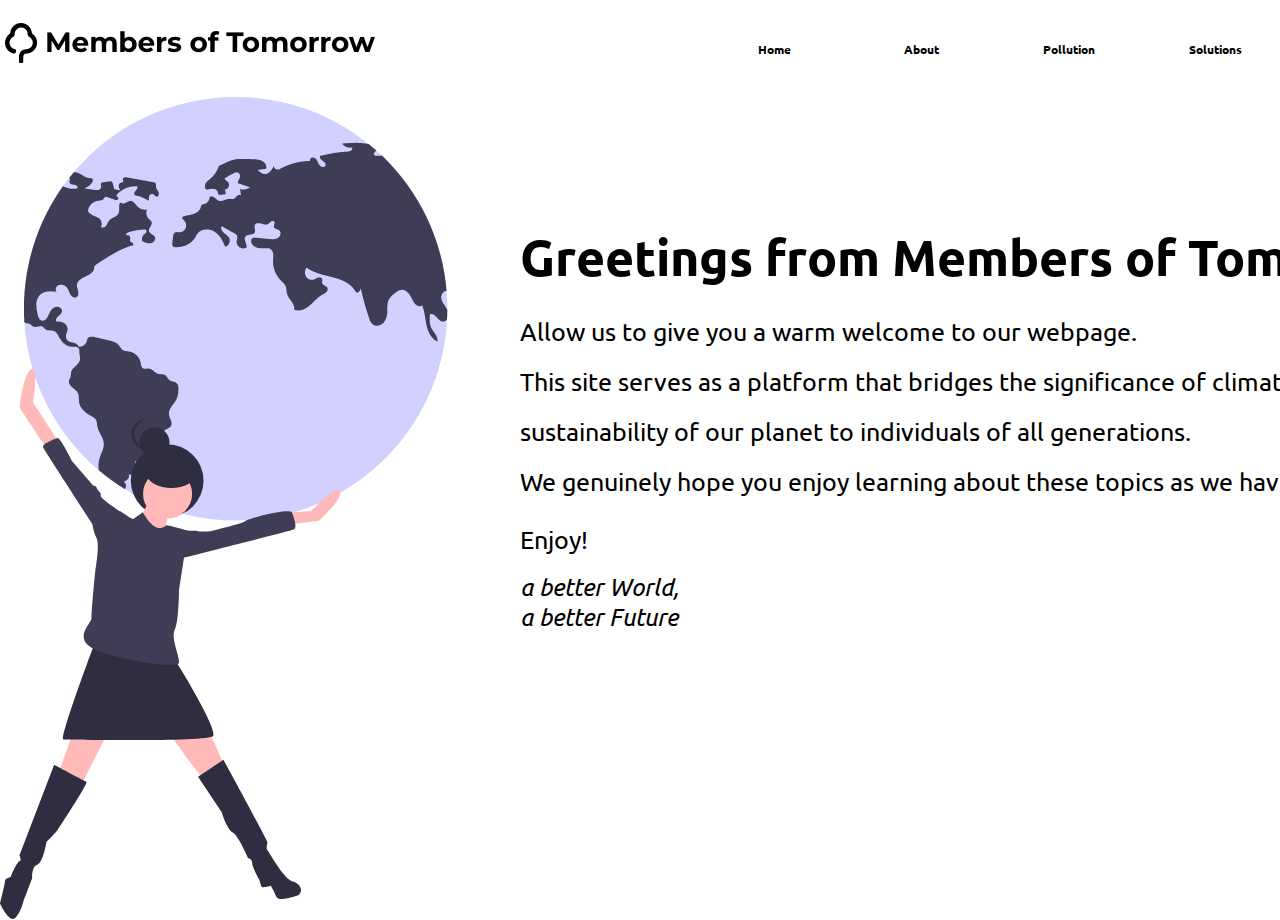
<file: MembersOfTomorrow_site/index.html>
﻿

<!DOCTYPE html PUBLIC "-//W3C//DTD XHTML 1.0 Transitional//EN" "http://www.w3.org/TR/xhtml1/DTD/xhtml1-transitional.dtd">
<html xmlns="http://www.w3.org/1999/xhtml">


<head>
    <meta http-equiv="Content-Type" content="text/html; charset=utf-8" />
    <title>Home - Members of Tomorrow</title>
    <link rel="stylesheet" href="style.css" />
    <link href="https://fonts.googleapis.com/css2?family=Ubuntu&display=swap" rel="stylesheet" />
</head>


<body>
    <div class="wholepage">
        <div class="bar">
            <div class="logo">
                <img src="pictures/logo.png" />
            </div>

            <div class="menu">
                <ul>
                    <li> <a href="home.html">Home</a> </li>
                    <li> <a href="about.html">About</a>
                    </li>
                    <li>
                        <a href="airPollution.html">Pollution</a>
                        <ul>
                            <li> <a href="airPollution.html">Air Pollution</a> </li>
                            <li> <a href="landPollution.html">Land Pollution</a> </li>
                            <li> <a href="marinePollution.html">Marine Pollution</a> </li>
                        </ul>
                    </li>
                    <li> <a href="solutions.html">Solutions</a> </li>
                    <li> <a href="significance.html">Significance</a> </li>
                </ul>
            </div>
            <div class="nasa">
                <a href="https://www.nasa.gov/">
                    <img src="pictures/nasa.png" />
                </a>
            </div>
        </div>



        <div style="width: 1500px; height: 710px; float: left; margin-top: 97px; margin-bottom: 20px; background-color: #fff; border-radius: 4px;">
            <div style="width: 480px; height: 480px; float: left; background-color: #fff; margin-top: 0px;"><img src="pictures/home.png" /></div>
            <div style="width: 980px; height: 710px;  float: left; background-color: #fff; margin-left: 20px; padding-top: 110px; padding-left: 20px;">
                <p class="title1"> Greetings from Members of Tomorrow! </p><p>
                </p>

                <p class="font1"> Allow us to give you a warm welcome to our webpage.</p>
                <p class="font1"> This site serves as a platform that bridges the significance of climate change and sustainability of our planet to individuals of all generations.</p>
                <p class="font1"> We genuinely hope you enjoy learning about these topics as we have enjoyed it as well.</p>


                <p class="font1" style=" line-height: 65px;"> Enjoy!</p>


                <p style="font: italic 24px Ubuntu; font-weight: lighter;"> a better World,</p>
                <p style="font: italic 24px Ubuntu; font-weight: lighter;"> a better Future</p>

            </div>
        </div>
    </div>
</body>
</html>
</file>
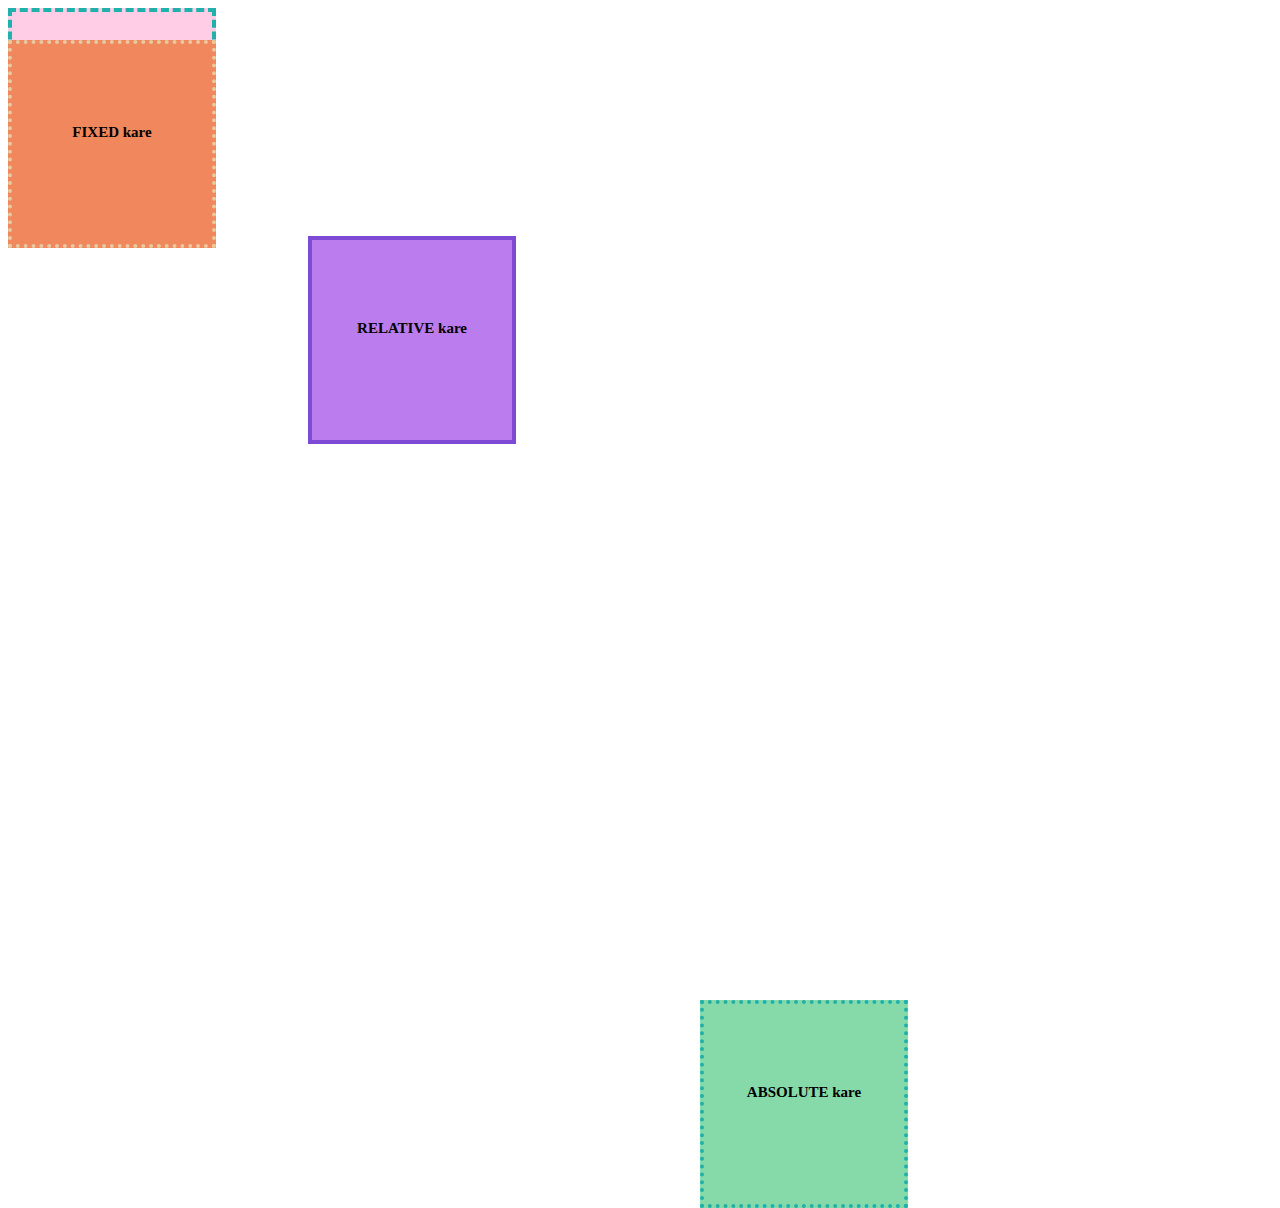
<file: css1.html>
<!DOCTYPE html>
<html>
<head>
	<title>Squares</title>
</head>


<body>
	<div style=" width: 200px; height: 120px; background-color:rgb(255, 205, 230); border:4px dashed lightseagreen; text-align: center; font:bold 15px Ubuntu; padding-top: 80px; 
position: static ">STATIC kare</div>
	<div style=" width: 200px; height: 120px; background-color:rgb(187, 124, 238); border:4px solid rgb(126, 73, 211); text-align: center; font:bold 15px Ubuntu; padding-top: 80px; 
position: relative; top:20px; left:300px ">RELATIVE kare</div>
	<div style=" width: 200px; height: 120px; background-color:rgb(134, 218, 169); border:4px dotted lightseagreen; text-align: center; font:bold 15px Ubuntu; padding-top: 80px; 
position: absolute; top: 1000px; left: 700px; margin-bottom: 200px ">ABSOLUTE kare</div>
	<div style=" width: 200px; height: 120px; background-color:rgb(241, 135, 92); border:4px dotted rgb(229, 202, 160); text-align: center; font:bold 15px Ubuntu; padding-top: 80px; 
position: fixed; top:40px ">FIXED kare</div>

</body>
</html>
</file>
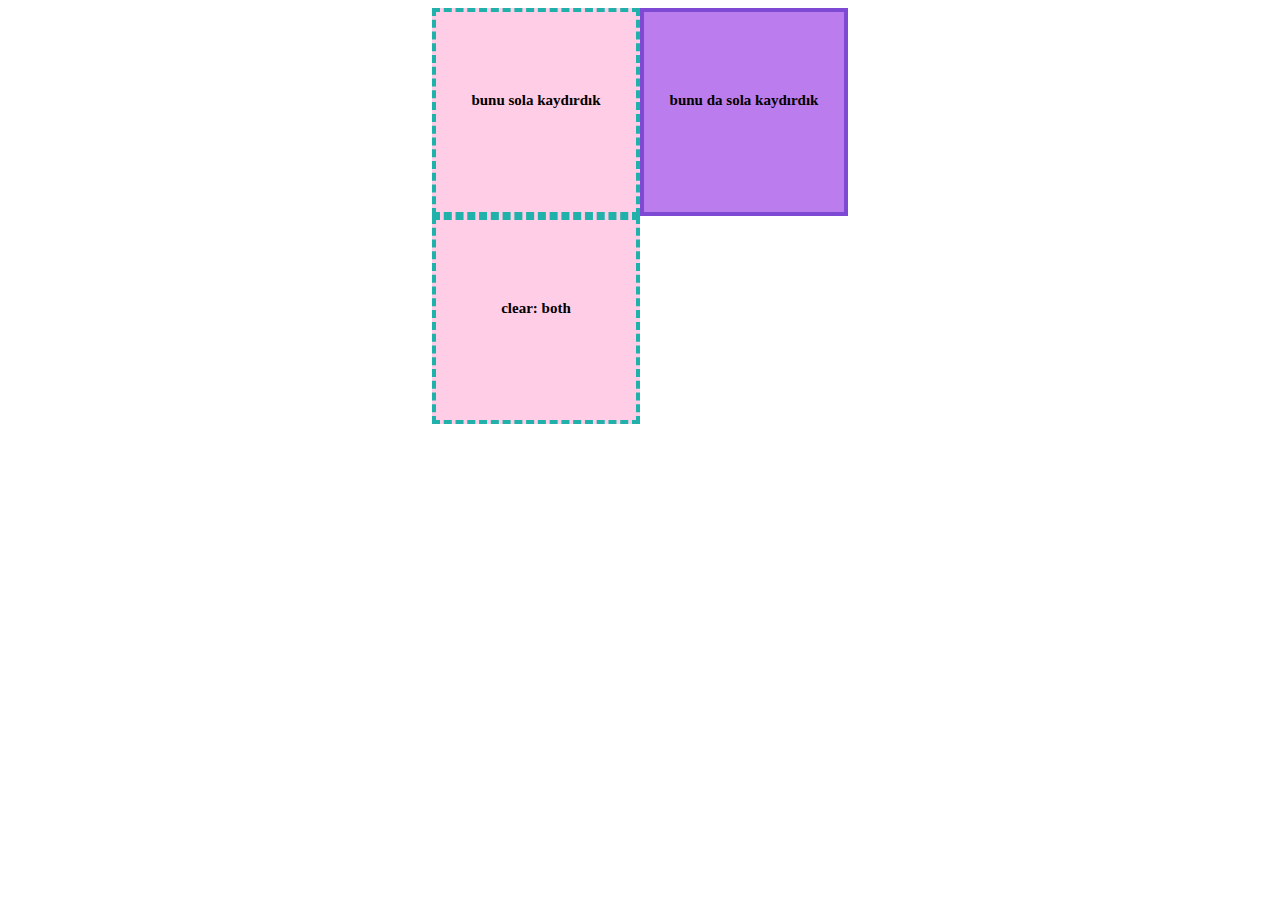
<file: css_float.html>
<!DOCTYPE html>
<html>
    <head>
        <title>
            CSS Deneme
        </title>
    </head>
    <body>
        <div style=" width: 416px; height: 416px; margin: 0 auto">
            <div style=" width: 200px; height: 120px; background-color:rgb(255, 205, 230); border:4px dashed lightseagreen; text-align: center; font:bold 15px Ubuntu; padding-top: 80px; 
position: static; float: left ">bunu sola kaydırdık</div>
            <div style=" width: 200px; height: 120px; background-color:rgb(187, 124, 238); border:4px solid rgb(126, 73, 211); text-align: center; font:bold 15px Ubuntu; padding-top: 80px; 
position: relative; float:left ">bunu da sola kaydırdık</div>
         <div style=" width: 200px; height: 120px; background-color:rgb(255, 205, 230); border:4px dashed lightseagreen; text-align: center; font:bold 15px Ubuntu; padding-top: 80px; 
position: static; clear: both;">clear: both</div>
        </div>
    </body>
</html>
</file>
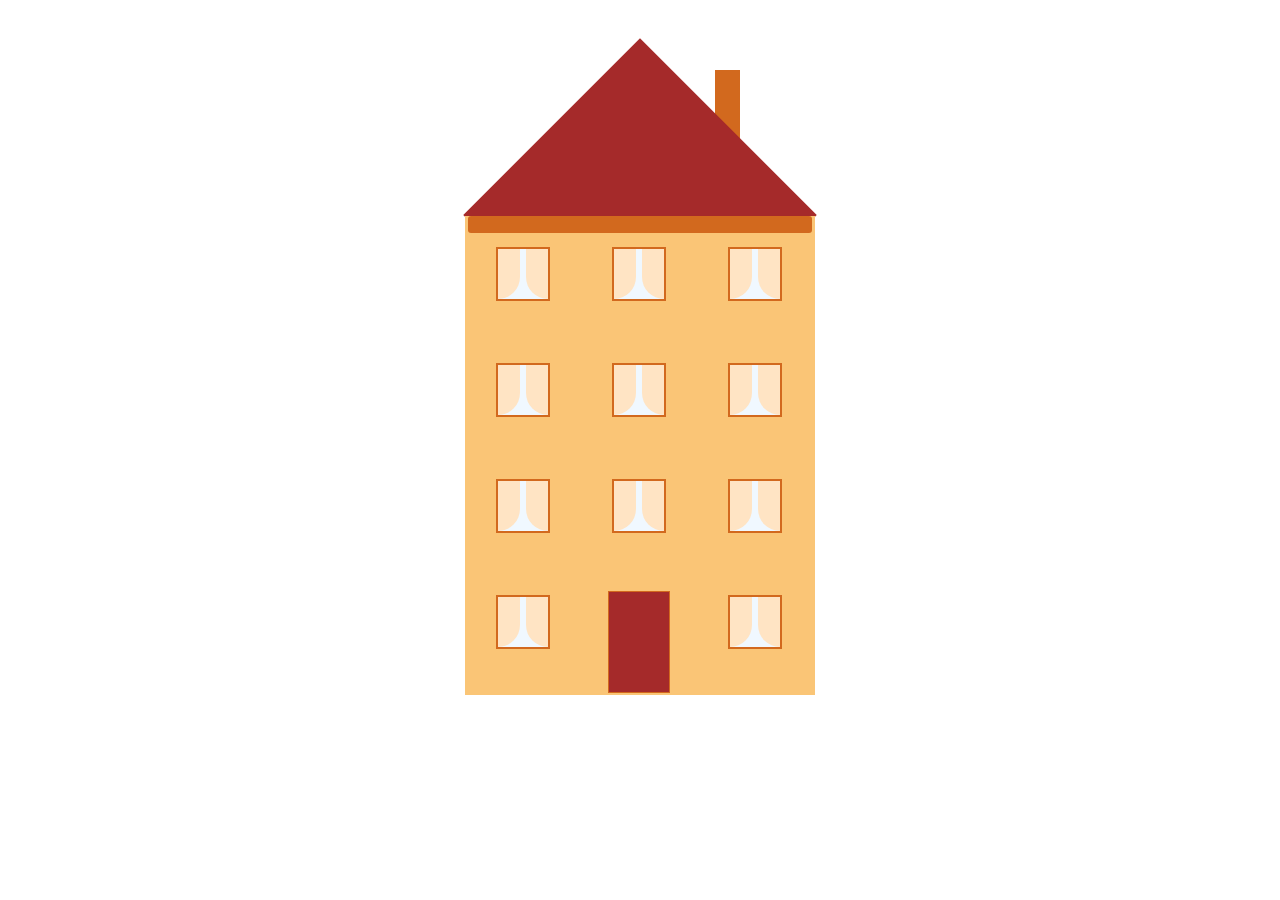
<file: cssApartman.html>
<!DOCTYPE html>
<html>
<head>
    <title>
        Leyla'nın Evi
    </title>
    <style type="text/css">
        .buyukKutu{width: 350px; height: 600px; margin: 70px auto; z-index: 1; position: relative;}
        .bina{width: 350px; height: 479px; background-color: rgb(250, 197, 118); margin-top: -124px; position: relative; z-index: 4; }
        .pencere{width: 50px; height: 50px; background-color: aliceblue; border: 2px solid chocolate; position: relative; z-index:5; float: left; margin: 31px;}
        .cati{ width: 250px; height: 250px; background-color: brown; transform: rotate(45deg); margin: -50px 0 0 50px; z-index: 3; position: relative;}
        .baca{ width: 25px; height: 70px; background-color: chocolate; margin: 0 0 0 250px; z-index: 2; position: relative;}
        .solPerde{width: 22px; height: 50px; background-color: bisque; border: 1px chocolate; position: relative; z-index: 6; float: left; border-radius:  0 0 22px 0;}
        .sagPerde{width: 22px; height: 50px; background-color: bisque; border: 1px chocolate; position: relative; z-index: 6; float: right; border-radius:  0 0 0 22px;}
        .kapi{width: 60px; height: 100px; background-color: brown; border: 1px solid chocolate; position: relative; z-index:5; float: left; margin: 27px 27px 0 27px;}
        .tabela{width:344px; height: 17px; background-color: chocolate; position: relative; z-index: 6; border-radius: 3px; margin-left: 3px;}
    </style>
</head>

<body>
    <div class="buyukKutu">
        <div class="baca"></div>
        <div class="cati"></div>
        <div class="bina">
            <div class="pencere">
                <div class="solPerde"></div><div class="sagPerde"></div>
            </div>
            <div class="pencere">
                <div class="solPerde"></div><div class="sagPerde"></div>
            </div>
            <div class="pencere">
                <div class="solPerde"></div><div class="sagPerde"></div>
            </div>
            <div class="pencere">
                <div class="solPerde"></div><div class="sagPerde"></div>
            </div>
            <div class="pencere">
                <div class="solPerde"></div><div class="sagPerde"></div>
            </div>
            <div class="pencere">
                <div class="solPerde"></div><div class="sagPerde"></div>
            </div>
            <div class="pencere">
                <div class="solPerde"></div><div class="sagPerde"></div>
            </div>
            <div class="pencere">
                <div class="solPerde"></div><div class="sagPerde"></div>
            </div>
            <div class="pencere">
                <div class="solPerde"></div><div class="sagPerde"></div>
            </div>
            <div class="pencere">
                <div class="solPerde"></div><div class="sagPerde"></div>
            </div>
            <div class="tabela">
            </div>
            <div class="kapi">
            </div>
            <div class="pencere">
                <div class="solPerde"></div><div class="sagPerde"></div>
            </div>
        </div>
    </div>
</body>
</html>
</file>
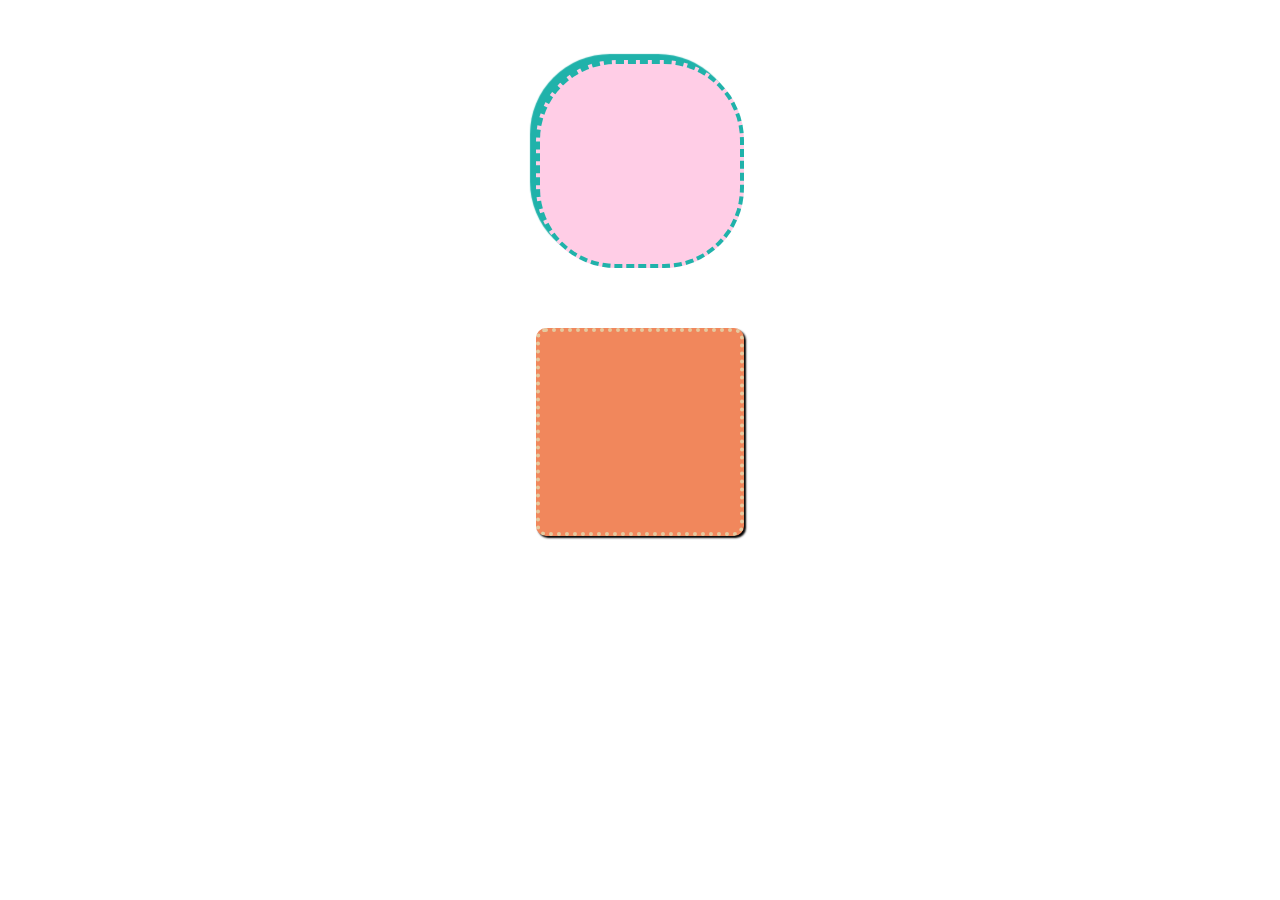
<file: cssShadowEtc.html>
<!DOCTYPE html
><html>
<head>
    <title>Gölge, Köşeler</title>
</head>
    <body>
        <div style=" width: 200px; height: 200px; background-color:rgb(255, 205, 230); border:4px dashed lightseagreen; margin: 60px auto; border-radius: 80px;
position: static; box-shadow: -6px -6px 1px lightseagreen"></div> 
        <div style=" width: 200px; height: 200px; background-color:rgb(241, 135, 92); border:4px dotted rgb(229, 202, 160); margin: 40px auto; border-radius: 10px;
position: relative; box-shadow: 2px 2px 2px black"></div> 
    </div>
    </body>
</html>
</file>
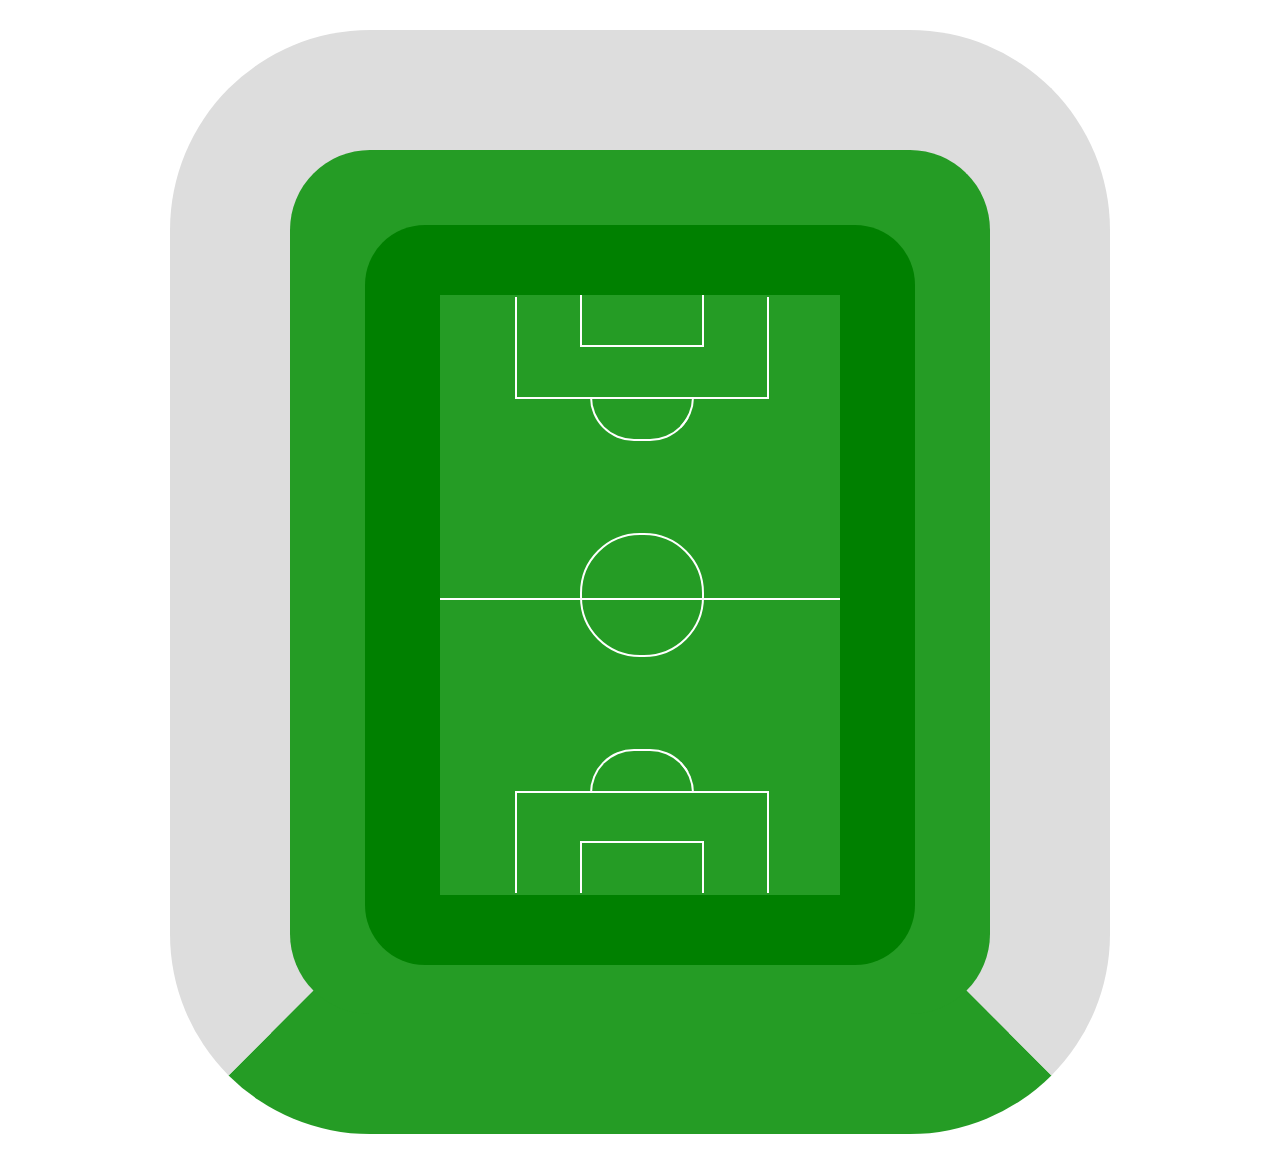
<file: cssStadyum.html>
<html>
    <head>
        <title>Stadyum</title>
        <style type=text/css>
            .cevre{width: 700px; height: 864px; margin:30px auto; border-left: 120px solid #ddd; border-right: 120px solid #ddd; border-top: 120px solid #ddd; 
                border-bottom: 120px solid rgb(37, 156, 37); border-radius: 200px; background-color: rgb(37, 156, 37); position: relative; z-index: 1;}
            .sahaKenari{width:550px; height: 670px; background-color: green; position:relative; z-index: 2; border-radius: 60px; margin: 75px 75px; padding-top: 70px;}
            .icSaha{width: 400px; height: 600px; background-color: rgb(37, 156, 37); position: relative; z-index: 3; margin-left: 75px;}


            .ustKareBir{width:120px; height:50px; position: relative; z-index: 6;  background-color: rgb(37, 156, 37);
                border-bottom:2px solid white; border-left:2px solid white; border-right:2px solid white; margin-left: 140px}

            .ustKareIki{width: 250px; height: 100px; position: relative; z-index: 5;  background-color: rgb(37, 156, 37);
                border-bottom:2px solid white; border-left:2px solid white; border-right:2px solid white; margin-left: 75px; margin-top: -50px}

            .ustKareUc{width: 100px; height: 40px; position: relative; z-index: 4; border-radius: 0 0 55px 55px;  background-color: rgb(37, 156, 37);
                border:2px solid white; margin-left: 150px; margin-top: -2px}


            .ortaYuvarlak{width: 120px; height: 120px; position: relative; z-index: 4; border-radius: 60px;  background-color: rgb(37, 156, 37);
                border:2px solid white; margin-left: 140px; margin-top: 92px}

            .ortaCizgi{width: 400px; height: 2px; position: relative; z-index: 5; background-color: white; margin-top: -59px}


            .altKareBir{width:120px; height:50px; position: relative; z-index: 6;  background-color: rgb(37, 156, 37);
                border-top:2px solid white; border-left:2px solid white; border-right:2px solid white; margin-left: 140px; margin-top: -52px}

            .altKareIki{width: 250px; height: 100px; position: relative; z-index: 5;  background-color: rgb(37, 156, 37);
                border-top:2px solid white; border-left:2px solid white; border-right:2px solid white; margin-left: 75px; margin-top: -2px}

            .altKareUc{width: 100px; height: 40px; position: relative; z-index: 4; border-radius: 55px 55px 0 0;  background-color: rgb(37, 156, 37);
                border:2px solid white; margin-left: 150px; margin-top: 149px}
        </style>
    </head>


    <body>
        <div class="cevre">
            <div class="sahaKenari">
                <div class="icSaha">
                    <div class="ustKareBir"></div>
                    <div class="ustKareIki"></div>
                    <div class="ustKareUc"></div>
                    <div class="ortaYuvarlak"></div>
                    <div class="ortaCizgi"></div>
                    <div class="altKareUc"></div>
                    <div class="altKareIki"></div>
                    <div class="altKareBir"></div>
                </div>
            </div>
        </div>
    </body>
</html>
</file>
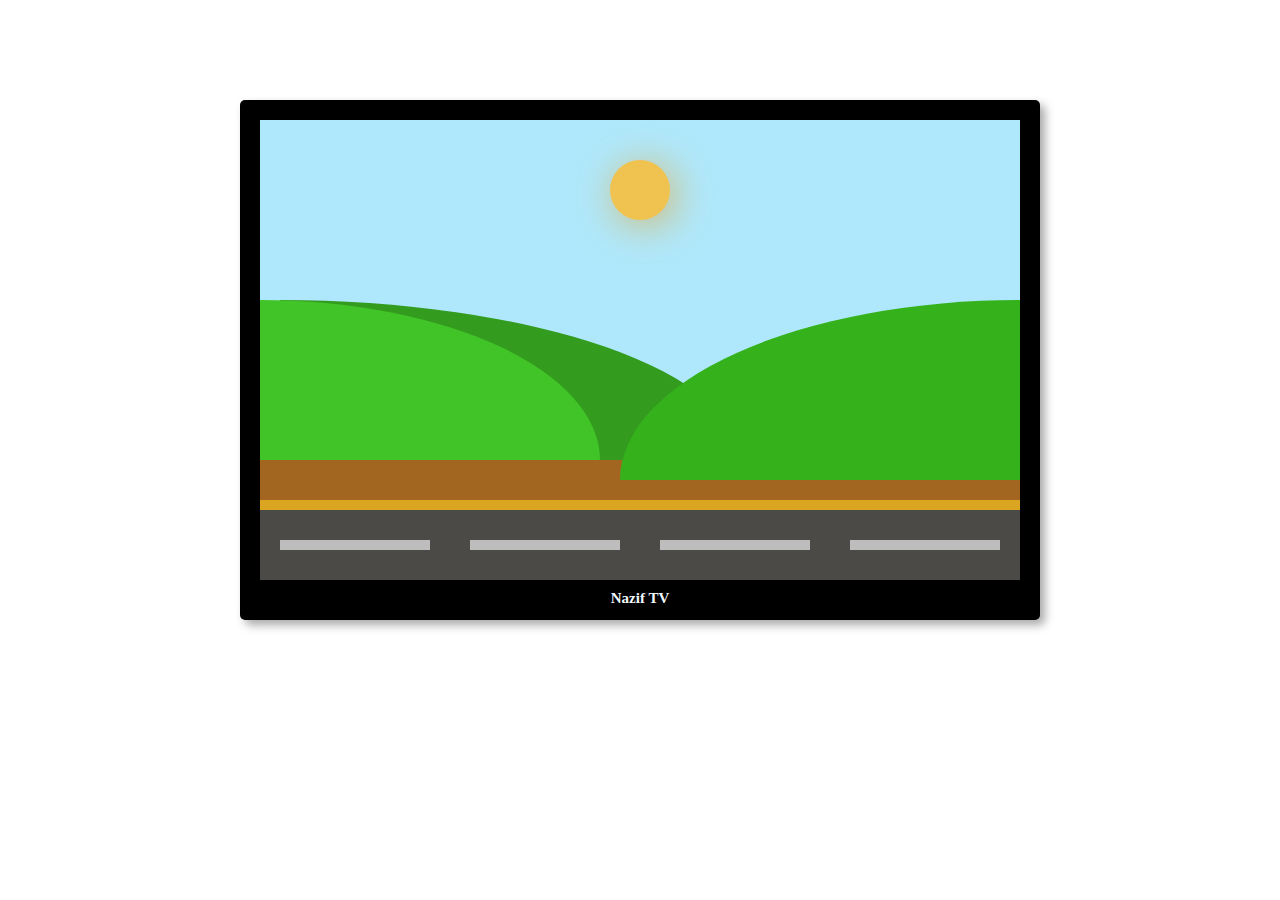
<file: cssTv.html>
<html>
    <head>
        <title>Televizyon</title>
        <style type="text/css">
            .tv{width: 760px; height: 470px; background-color: black; border-radius: 5px; margin: 100px auto; position: relative; z-index: 1; 
                padding: 20px 20px 30px 20px; color: aliceblue; font: bold 15px Ubuntu, Medium; text-align: center; box-shadow: 5px 5px 10px darkgrey;}

            .ekran{width: 760px; height: 420px; background-color: rgb(175, 232, 252); position: relative; z-index: 2; margin-bottom: 10px; padding-top: 40px;}

            .gunes{width: 60px; height: 60px; border-radius: 30px; background-color: rgb(240, 195, 81); box-shadow: 5px 5px 40px rgb(214, 183, 105);
                margin: 0 auto; position: relative; z-index: 3; }

            .tepe1{height: 160px; width: 460px; border-top-right-radius: 100%; background-color: rgb(51, 155, 30); position: relative; z-index: 3; 
                margin-top: 80px; margin-left: 20px; float: left;}
            
            .tepe2{width: 340px; height: 160px;  border-top-right-radius: 160%; background-color: rgb(65, 196, 39); position: relative; z-index: 4; 
                margin-top: -160px; float: left;}

            .tepe3{width: 400px; height: 180px;  border-top-left-radius: 160%; background-color: rgb(52, 177, 27); position: relative; z-index: 4; 
                margin-top: -160px; margin-left: 360px; float: left;}
            
            .taslik{width: 760px; height: 40px; background-color: rgb(163, 102, 33); position: relative; z-index: 3; margin-top: -20px; float: left;}

            .yolKenari{width: 760px; height: 10px; background-color:goldenrod; position: relative; z-index: 3; float: left;}

            .yol{width: 760px; height: 70px; background-color:rgb(75, 74, 71); position: relative; z-index: 3; float: left;}

            .yolCizgisi{width: 150px; height: 10px; margin: 30px 20px; background-color: rgb(189, 189, 189); position: relative; z-index: 4; float: left;}
        </style>
    </head>


    <body>
        <div class="tv">
            <div class="ekran">
                <div class="gunes"></div>
                <div class="tepe1"></div>
                <div class="tepe2"></div>
                <div class="tepe3"></div>
                <div class="taslik"></div>
                <div class="yolKenari"></div>
                <div class="yol">
                    <div class="yolCizgisi"></div>
                    <div class="yolCizgisi"></div>
                    <div class="yolCizgisi"></div>
                    <div class="yolCizgisi"></div>
                </div>
            </div>
            Nazif TV
        </div>
    </body>
</html>
</file>
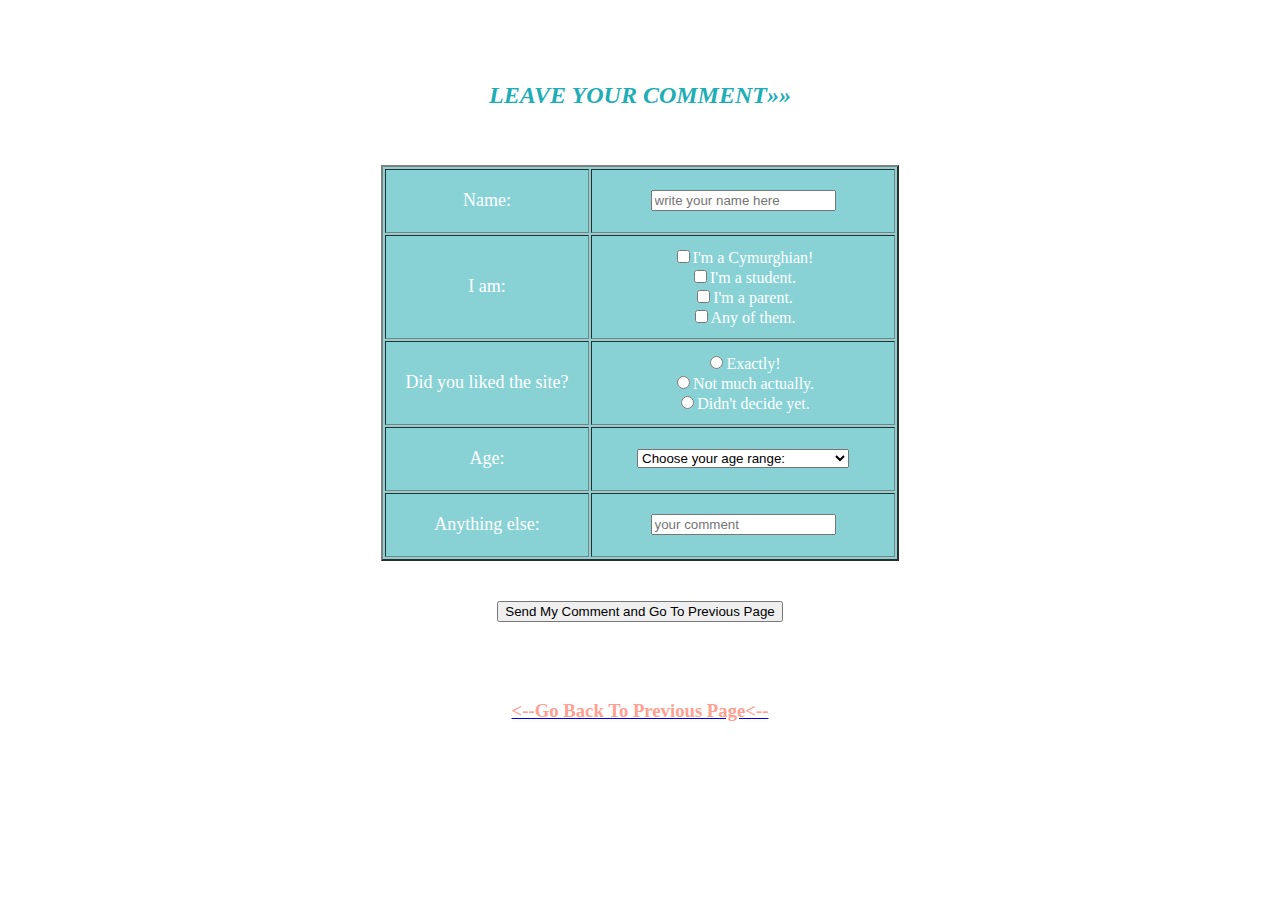
<file: leaveComment.html>
<!DOCTYPE html>
<html>
<head>
	<title>deneme</title>
</head>
<body>

	<br/><br/><br/>
	<h2 align="center"><i><b><font face="Ubuntu, Medium" color="#1dadb4">LEAVE YOUR COMMENT»»</font></b></i></h2><br/><br/>


	<form><table border="2" bgcolor="#88d2d6" align="center">


		<tr>
			<td width="200" height="60" align="center"><font face="Ubuntu, Mono Italic" color="white" size="4">
				Name:
			</font></td>
			<td width="300" align="center">
				<input type="Name" name="" placeholder="write your name here" size="20">
			</font></td>
		</tr>


		<tr>
			<td width="200" height="100" align="center"><font face="Ubuntu, Mono Italic" color="white" size="4">
				I am:
			</font></td>
			<td width="300" align="center"><font face="Ubuntu, Mono Italic" color="white" size="3">
				<input type="checkbox" name="CymurghianOrNot" value="Cymurghian">I'm a Cymurghian!<br>
				<input type="checkbox" name="CymurghianOrNot" value="notCymurghian">I'm a student.<br>	
				<input type="checkbox" name="CymurghianOrNot" value="parent">I'm a parent.<br>	
				<input type="checkbox" name="CymurghianOrNot" value="any">Any of them.<br>
			</font></td>
		</tr>



		<tr>
			<td width="200" height="80" align="center"><font face="Ubuntu, Mono Italic" color="white" size="4">
				Did you liked the site?
			</font></td>
			<td width="300" align="center"><font face="Ubuntu, Mono Italic" color="white" size="3">
				<input type="radio" name="liked" value="Cymurghian">Exactly!<br>
				<input type="radio" name="liked" value="notCymurghian">Not much actually.<br>	
				<input type="radio" name="liked" value="parent">Didn't decide yet.<br>	
			</font></td>
		</tr>



		<tr>
			<td width="200" height="60" align="center"><font face="Ubuntu, Mono Italic" color="white" size="4">
				Age:
			</font></td>
			<td width="300" align="center"><font face="Ubuntu, Mono Italic" color="white" size="3">
				<select>
					<option>Choose your age range:</option>
					<option>I'm a child (0-12 years old)</option>
					<option>I'm a teenager (13-18 years old)</option>
					<option>I'm an adult (more than 18)</option>
				</select>
			</font></td>
		</tr>


		<tr>
			<td width="200" height="60" align="center"><font face="Ubuntu, Mono Italic" color="white" size="4">
				Anything else:
			</font></td>
			<td width="300" align="center"><font face="Ubuntu, Mono Italic">
				<input type="text" name="" placeholder="your comment">
			</font></td>
		</tr>
	</table>

	<br/>

	<table align="center">
		<tr>
			<td width="200" height="60">
				<a href="daysMonthsSeasons.html"><input type="button" name="button" value="Send My Comment and Go To Previous Page" size="40"></a>
			</td>
		</tr>
	</table>



	<br/><br/><h3 align="center"><a href="daysMonthsSeasons.html"><font face="Purisa, Bold" color="#ffa092"><--Go Back To Previous Page<--</font></a></h3><br/><br/><br/><br/>
</form>
</body>
</html>
</file>
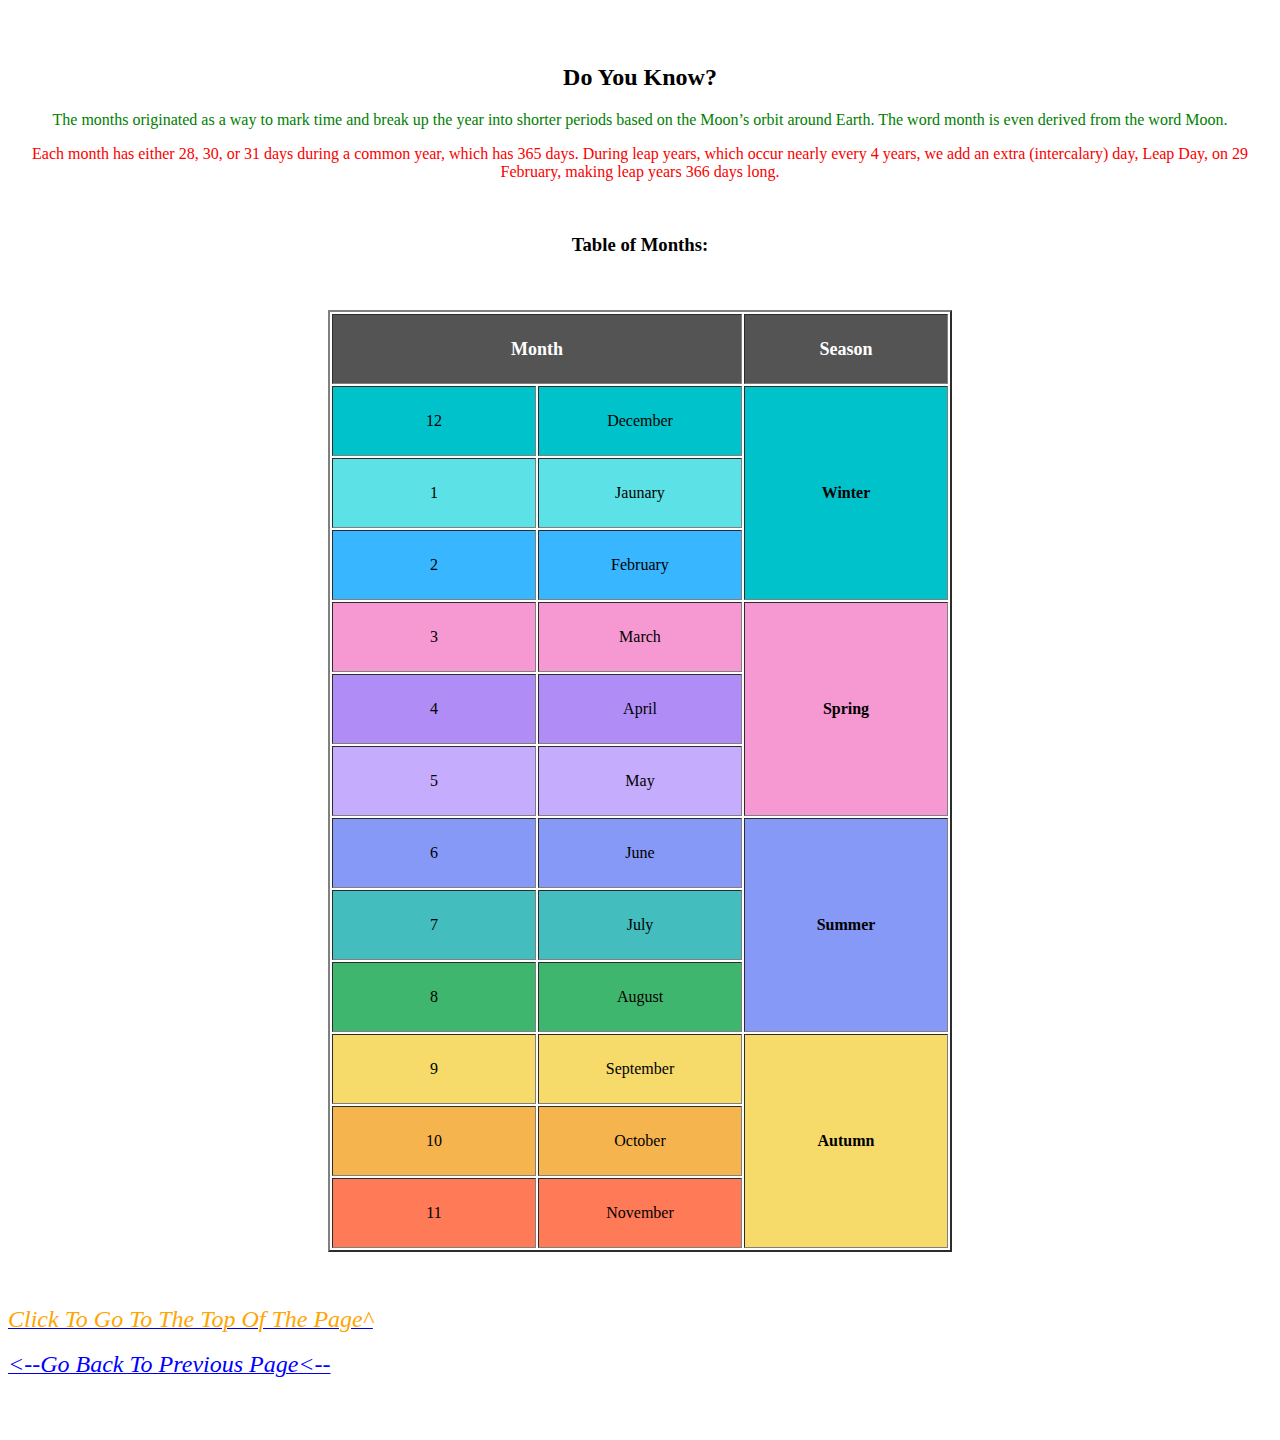
<file: months.html>
<html>

<head>
	<a name="durak"></a>
	<title>All About Months</title>
</head>





<body>
	<br/><br/>
	<h2 align="center"><b><font face="Ubuntu, Mono Italic">Do You Know?</font></b></h2>	
	<p align="center"><font face="Ubuntu, Mono" color="green">The months originated as a way to mark time and break up the year into shorter periods based on the Moon’s orbit around Earth. The word month is even derived from the word Moon.</font face="Ubuntu, Mono"></p>
	<p align="center"><font face="Ubuntu, Mono" color="fair blue">Each month has either 28, 30, or 31 days during a common year, which has 365 days. During leap years, which occur nearly every 4 years, we add an extra (intercalary) day, Leap Day, on 29 February, making leap years 366 days long.</font></p><br/>

	<h3 align="center"><b><font face="Ubuntu, Mono Italic">Table of Months:</font></b></h3><br/><br/>

	<table border="2" align="center">
		<tr bgcolor="#545454"> <font face="Ubuntu, Mono Italic">
			<th width="200" height="70" align="center" colspan="2"><font face="Ubuntu, Mono Italic" size="4" color="white"><strong>
				Month
			</strong></font></th>
			<th width="200" align="center"><font face="Ubuntu, Mono Italic" size="4" color="white"><strong>
				Season
			</strong></font></th>
		</tr>


		<tr bgcolor="#00c2cb">
			<td width="200" height="70" align="center"><font face="Ubuntu, Mono Italic">
				12
			</font></td>
			<td width="200" align="center"><font face="Ubuntu, Mono Italic">
				December
			</font></td>
			<th align="center" rowspan="3"><font face="Ubuntu, Mono Italic">
				Winter
			</font></th>
		</tr>



		<tr bgcolor="#5ce1e6">
			<td width="200" height="70" align="center"><font face="Ubuntu, Mono Italic">
				1
			</font></td>
			<td width="200" align="center"><font face="Ubuntu, Mono Italic">
				Jaunary
			</font></td>
		</tr>



		<tr bgcolor="#38b6ff">
			<td width="200" height="70" align="center"><font face="Ubuntu, Mono Italic">
				2
			</font></td>
			<td width="200" align="center"><font face="Ubuntu, Mono Italic">
				February
			</font></td>
		</tr>



		<tr bgcolor="#f699d2">
			<td width="200" height="70" align="center"><font face="Ubuntu, Mono Italic">
				3
			</font></td>
			<td width="200" align="center"><font face="Ubuntu, Mono Italic">
				March
			</font></td>
			<th align="center" rowspan="3"><font face="Ubuntu, Mono Italic">
				Spring
			</font></th>
		</tr>



		<tr bgcolor="#b08df6">
			<td width="200" height="70" align="center"><font face="Ubuntu, Mono Italic">
				4
			</font></td>
			<td width="200" align="center"><font face="Ubuntu, Mono Italic">
				April
			</font></td>
		</tr>



		<tr bgcolor="#c6acfd">
			<td width="200" height="70" align="center"><font face="Ubuntu, Mono Italic">
				5
			</font></td>
			<td width="200" align="center"><font face="Ubuntu, Mono Italic">
				May
			</font></td>
		</tr>



		<tr bgcolor="#8799f6">
			<td width="200" height="70" align="center"><font face="Ubuntu, Mono Italic">
				6
			</font></td>
			<td width="200" align="center"><font face="Ubuntu, Mono Italic">
				June
			</font></td>
			<th align="center" rowspan="3"><font face="Ubuntu, Mono Italic">
				Summer
			</font></th>
		</tr>



		<tr bgcolor="#43bdbd">
			<td width="200" height="70" align="center"><font face="Ubuntu, Mono Italic">
				7
			</font></td>
			<td width="200" align="center"><font face="Ubuntu, Mono Italic">
				July
			</font></td>
		</tr>


		<tr bgcolor="#3fb66e">
			<td width="200" height="70" align="center"><font face="Ubuntu, Mono Italic">
				8
			</font></td>
			<td width="200" align="center"><font face="Ubuntu, Mono Italic">
				August
			</font></td>
		</tr>


		<tr bgcolor="#f6da6a">
			<td width="200" height="70" align="center"><font face="Ubuntu, Mono Italic">
				9
			</font></td>
			<td width="200" align="center"><font face="Ubuntu, Mono Italic">
				September
			</font></td>
			<th align="center" rowspan="3"><font face="Ubuntu, Mono Italic">
				Autumn
			</font></th>
		</tr>


		<tr bgcolor="#f6b44f">
			<td width="200" height="70" align="center"><font face="Ubuntu, Mono Italic">
				10
			</font></td>
			<td width="200" align="center"><font face="Ubuntu, Mono Italic">
				October
			</font></td>
		</tr>

		<tr bgcolor="#ff7a57">
			<td width="200" height="70" align="center"><font face="Ubuntu, Mono Italic">
				11
			</font></td>
			<td width="200" align="center"><font face="Ubuntu, Mono Italic">
				November
			</font></td>
		</tr>

	</table>

	<br/><br/><br/>
	<a href="#durak"><i><font color="orange" size="5">Click To Go To The Top Of The Page^</font></i></a><br/><br/>
	<a href="daysMonthsSeasons.html"><i><font color="blue" size="5"><--Go Back To Previous Page<--</font></i></a><br/><br/><br/><br/>



</body>
</html>
</file>
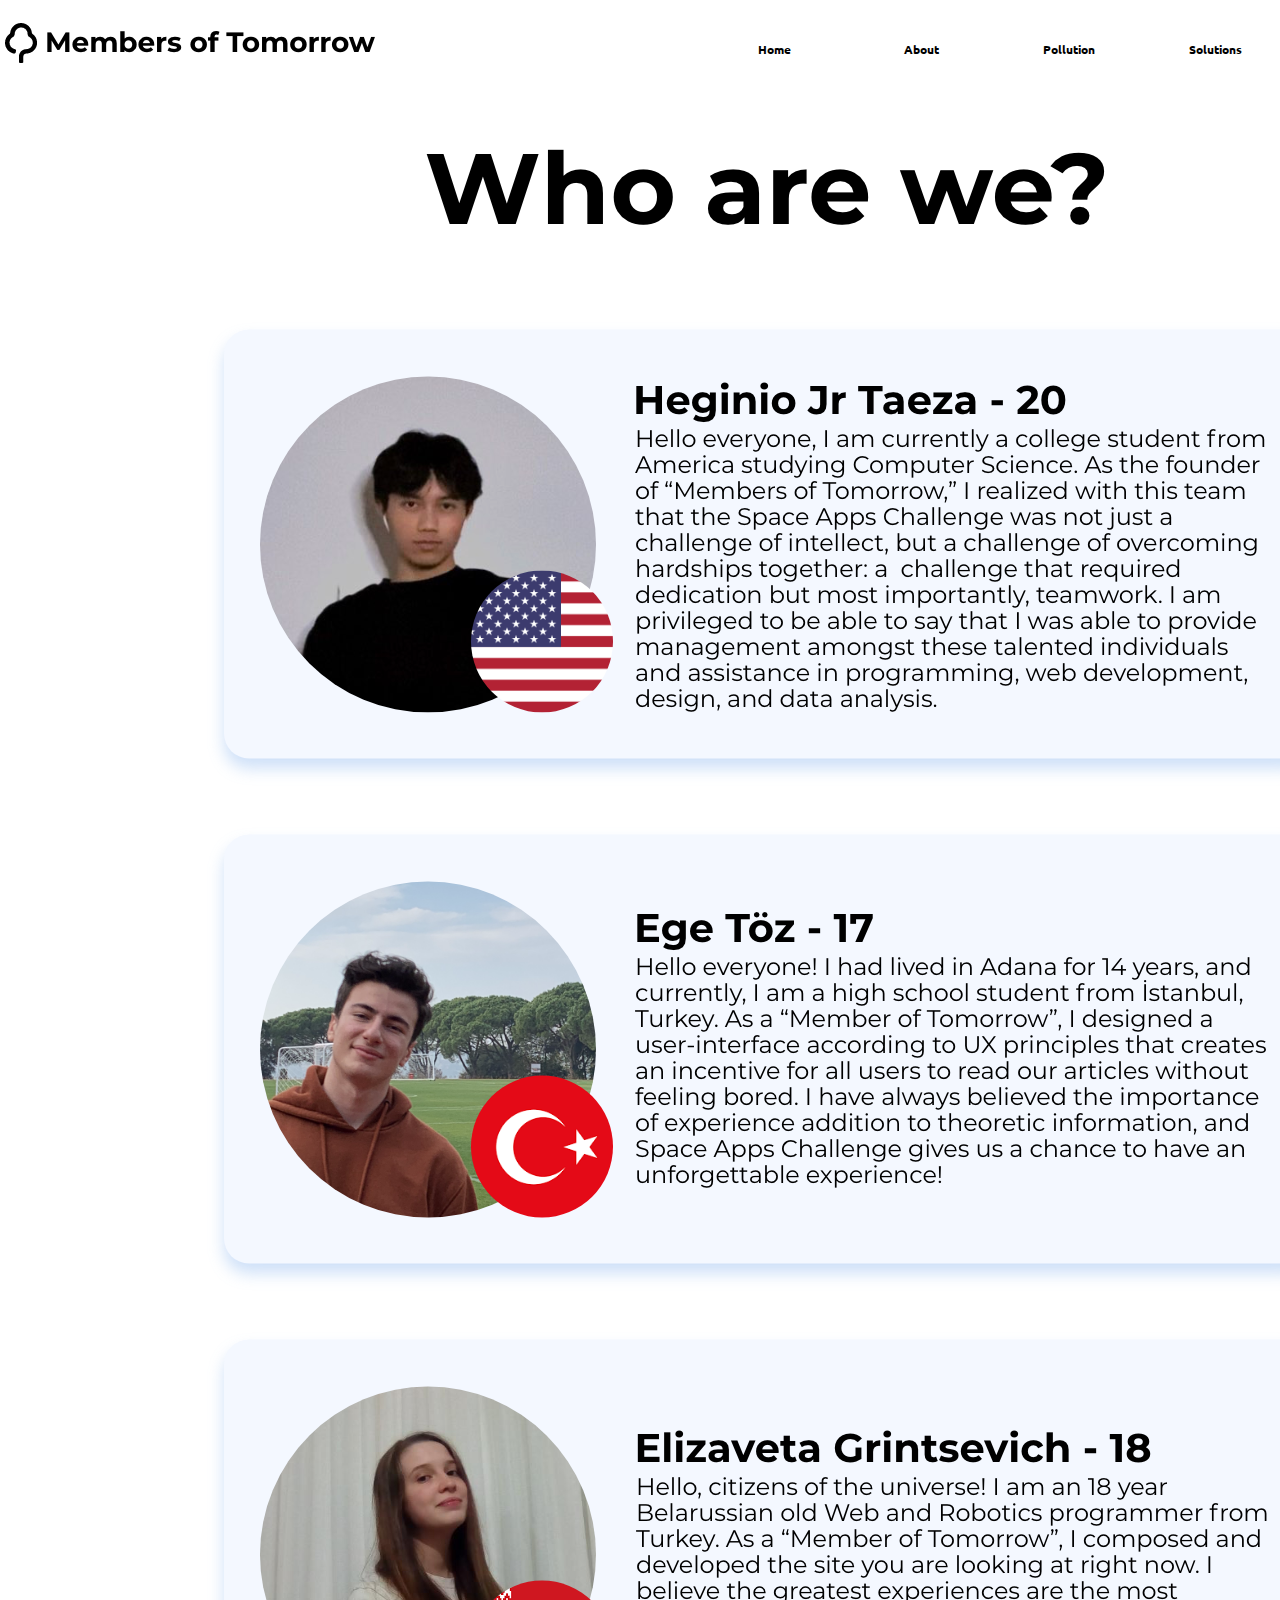
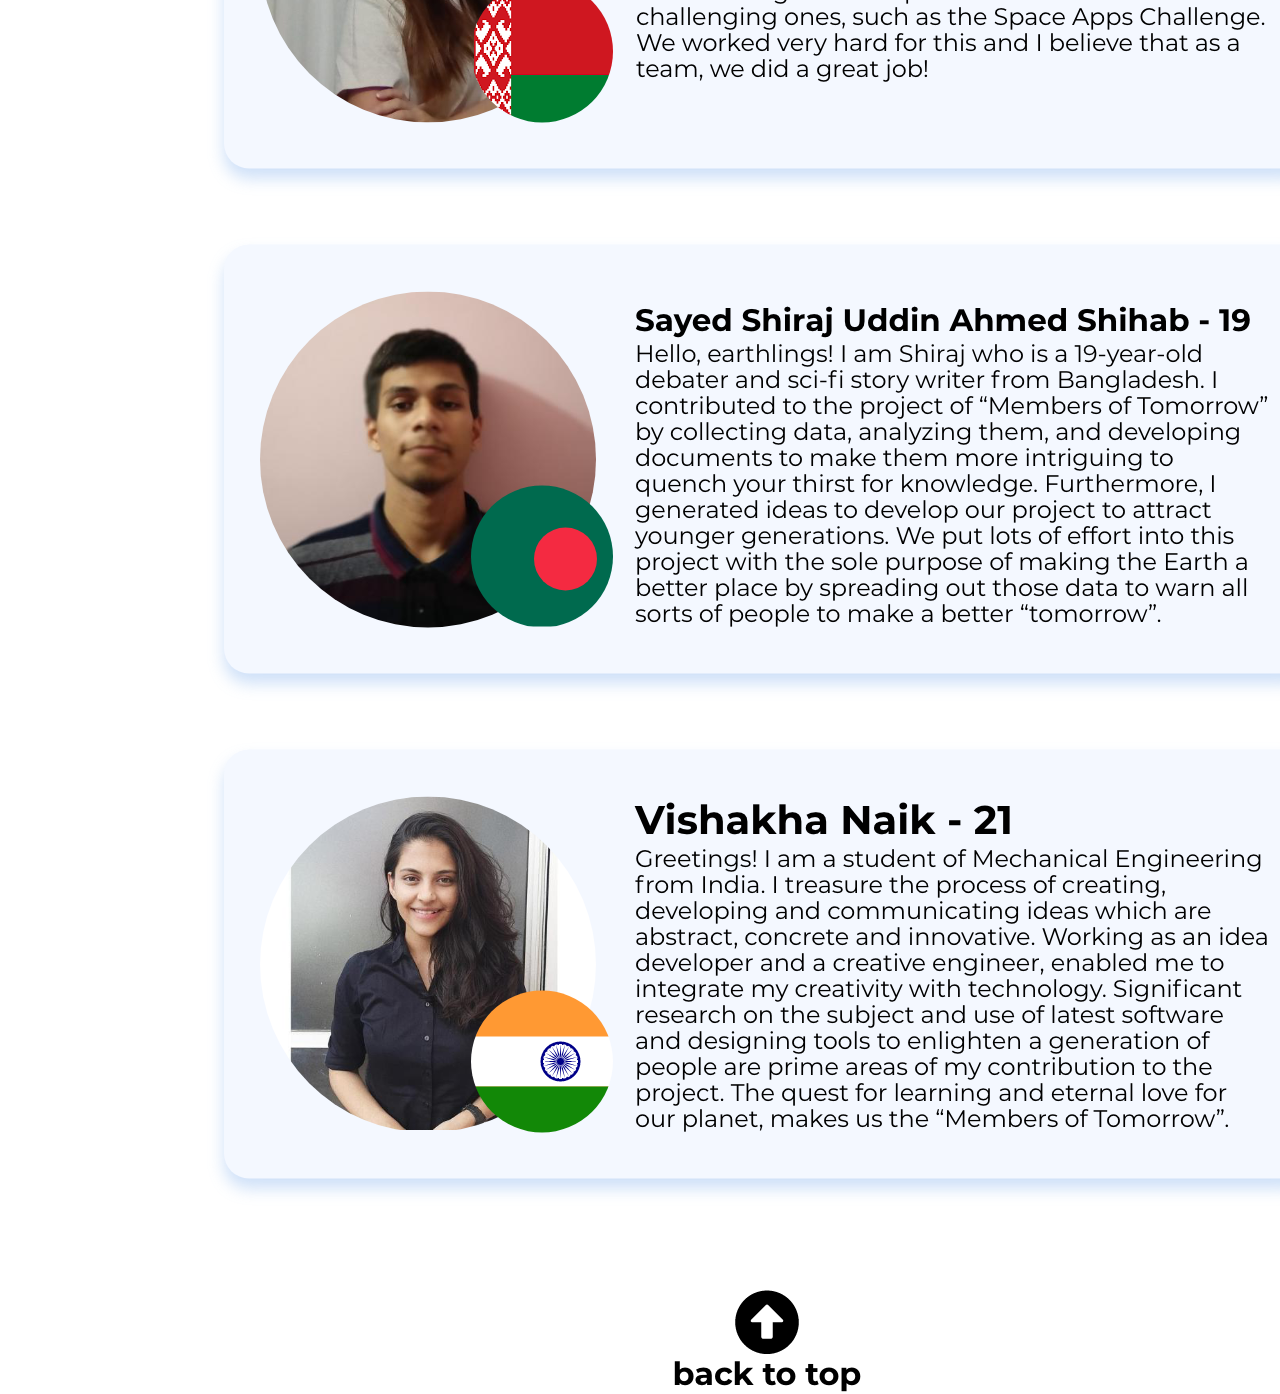
<file: MembersOfTomorrow_site/about.html>
﻿

<!DOCTYPE html PUBLIC "-//W3C//DTD XHTML 1.0 Transitional//EN" "http://www.w3.org/TR/xhtml1/DTD/xhtml1-transitional.dtd">
<html xmlns="http://www.w3.org/1999/xhtml">


<head>
<meta http-equiv="Content-Type" content="text/html; charset=utf-8" />
<title>About - Members of Tomorrow</title>
<link rel="stylesheet" href="style.css">
<link href="https://fonts.googleapis.com/css2?family=Ubuntu&display=swap" rel="stylesheet">
</head>


<body>
    <div class="wholepage">
        <div class="bar">
            <div class="logo"> 
                <img src="pictures/logo.png">
            </div>

            <div class="menu">
                <ul>
                    <li> <a href="home.html">Home</a> </li>
                    <li> <a href="about.html">About</a> 
                    <li> <a href="airPollution.html">Pollution</a> 
                    <ul>
                        <li> <a href="airPollution.html">Air Pollution</a> </li>
                        <li> <a href="landPollution.html">Land Pollution</a> </li>
                        <li> <a href="marinePollution.html">Marine Pollution</a> </li>
                </ul> </li>
                    <li> <a href="solutions.html">Solutions</a> </li>
                    <li> <a href="significance.html">Significance</a> </li>
            </div>
            <div class="nasa">
                <a href="https://www.nasa.gov/"> 
                <img src="pictures/nasa.png"></a>
            </div>
        </div>

        <div class="mid1ab"> <img src="pictures/about.png"></div>

    </div>
</body>
</html>
</file>
<file: MembersOfTomorrow_site/style.css>
/***** RESET *****/

html, body, div, span, applet, object, iframe, h1, h2, h3, h4, h5, h6, p, blockquote, pre, a, abbr, acronym, address, big, cite, code,
del, dfn, em, img, ins, kbd, q, s, samp, small, strike, strong, sub, sup, tt, var, b, u, i, center, dl, dt, dd, ol, ul, li, fieldset, form, label, legend,
table, caption, tbody, tfoot, thead, tr, th, td, article, aside, canvas, details, embed, figure, figcaption, footer, header, hgroup, 
menu, nav, output, ruby, section, summary, time, mark, audio, video {

	margin: 0;
	padding: 0;
	border: 0;
	font-size: 100%;
	font: inherit;
	vertical-align: baseline;
}
/* HTML5 display-role reset for older browsers */


article, aside, details, figcaption, figure, footer, header, hgroup, menu, nav, section { display: block; }

body { line-height: 1; }

ol, ul { list-style: none; }

blockquote, q { quotes: none; }

blockquote:before, blockquote:after, q:before, q:after {
	content: '';
	content: none;
}

table {
	border-collapse: collapse;
	border-spacing: 0;
}

/***** RESET *****/


.wholepage{
	width: 1500px; 
	height: auto; 
	margin: 0px auto; 
	background: #000;}
	
	.bar{width: 1500px; height: 53px; padding-top: 20px; float: left; background-color: #fff; position: fixed;}

	.logo{width: auto; height: 37px; margin-top:3px; margin-left: 5px; float: left;}

	.menu{ width: auto; height: 32px; float: left; margin-left: 325px;}
	.menu ul{list-style: none; padding: 0;}
	.menu ul li{float: left; position: relative;}
	.menu ul li a{ display:block; width: 125px; height: 15px; background-color: #fff; color: #000; font: bold 12px Ubuntu; text-decoration: none; 
    padding: 20px 10px 15px 10px; text-align: center; border:1px solid #fff;} 
	.menu ul li a:hover{ color:white; background: #3AC64B;}
	.menu ul li ul{display: none;}
	.menu ul li:hover ul{display: block; position: absolute;}

	.nasa {width: auto; height: 37px; float: right; }
	
	.mid1{width: 1500px; height: 800px; float: left; margin-top: 97px; background-color: #fff; border-radius: 4px;}
	
	.mid2{width: 493px; height: 240px; float: left; margin-top: 10px; background-color: #3AC64B; border-radius: 4px; 
		box-shadow: 5px 5px 15px darkgray;}
	
	.mid3{width: 493px; height: 240px; float: left; margin-top: 10px; margin-left: 10px; background-color: #5FBDF5; border-radius: 4px; 
		box-shadow: 5px 5px 15px darkgray;}
	
	.mid4{width: 493px; height: 240px; float: left; margin-top: 10px; margin-left: 10px; background-color: #000566; border-radius: 4px;}
	
	.last{width: 1500px; height: 90px; float: left; margin-top: 10px; background-color: rgb(225, 220, 255); border-radius: 3px;}

	.title1{font: bold 50px Ubuntu; line-height: 100px; font-family: 'Ubuntu', sans-serif;}
	.title2{font: italic 37px Ubuntu; line-height: 80px; font-family: 'Ubuntu', sans-serif;}
	.font1{font: 25px Ubuntu; line-height: 50px; font-family: 'Ubuntu', sans-serif;}
	.font2{font: italic 23px Ubuntu; font-weight: lighter; line-height: 40px; font-family: 'Ubuntu', sans-serif;}

	.p{line-height: 220px;}


	.mid1pol{width: 1500px; height: 800px; float: left; margin-top: 97px; background-color: #fff; border-radius: 4px;}
	
	.mid2pol{width: 493px; height: 430px; float: left; margin-top: 10px; background-color: #fff; border-radius: 4px; 
		box-shadow: 5px 5px 15px darkgray;}
	
	.mid3pol{width: 493px; height: 430px; float: left; margin-top: 10px; margin-left: 10px; background-color: #fff; border-radius: 4px; 
		box-shadow: 5px 5px 15px darkgray;}
	
	.mid4pol{width: 493px; height: 430px; float: left; margin-top: 10px; margin-left: 10px; background-color: #fff; border-radius: 4px;
		box-shadow: 5px 5px 15px darkgray;}

	.lastPol{width: 1500px; height: 40px; float: left; margin-top: 10px; background-color: #fff; border-radius: 3px;}



	.insider2k {width: 940px; height: 740px; float: left; margin-right: 20px; background-color: #fff; padding-top: 30px; padding-bottom: 30px;
		 padding-left: 20px; padding-right: 20px;}

	.insider1k{width: 500px; height: 600px; float: left; background-color: #fff; margin-top: 120px; }
 

	.topair{height: 77px;width: 1500px; float: left; background-color: #fff; text-align: center;}

	.midair{height: 300px;width: 1200px; float: left; margin-top: 20px; margin-bottom: 13px; background-color: #fff; padding-left: 300px;}
	
	.botair{height: 380px;width: 1500px; float: left; padding-top: 5px; padding-bottom: 5px; background-color: #fff;}

	.mid1ab{width: 1300px; height: auto; float: left; margin-top: 97px; background-color: #fff; border-radius: 4px; padding-left: 200px; padding-top: 30px;}



	.mid1sig{width: 1500px; height: 560px; float: left; margin-top: 97px; background-color: #fff; border-radius: 4px;}

	.insider2ksig {width: 940px; height: 500px; float: left; margin-right: 20px; background-color: #fff; padding-top: 30px; padding-bottom: 30px;
		padding-left: 20px; padding-right: 20px;}

   .insider1ksig{width: 500px; height: 500px; float: left; background-color: #fff; margin-top: 120px; }

   .mid1short{width: 1250px; height: 300px; float: left; margin-top: 97px; background-color: #fff; border-radius: 4px; padding-left: 50px;}

   .images{width: 600px; height: auto; border-radius: 20px;}


   .solutions1{width: 850px; height: 740px; float: left; margin-top: 50px; margin-right: 20px; background-color: #fff; padding-top: 30px; padding-bottom: 30px;
		padding-left: 20px; padding-right: 20px;}

	.solutions2{width: 780px; height: 740px; float: left; margin-right: 20px; background-color: #fff; padding-top: 30px; padding-bottom: 30px;
		padding-left: 20px; padding-right: 20px;}
	
	.solutions3{width: 1250px; height: 500px; float: left; margin-top: 97px; background-color: #fff; border-radius: 4px; padding-left: 50px;}

	.solutions4{width: 500px; height: 600px; float: left; background-color: #fff; margin-top: 35px;}

	.solutions5{width: 1250px; height: 600px; float: left; margin-top: 97px; background-color: #fff; border-radius: 4px; padding-left: 50px;}
</file>
